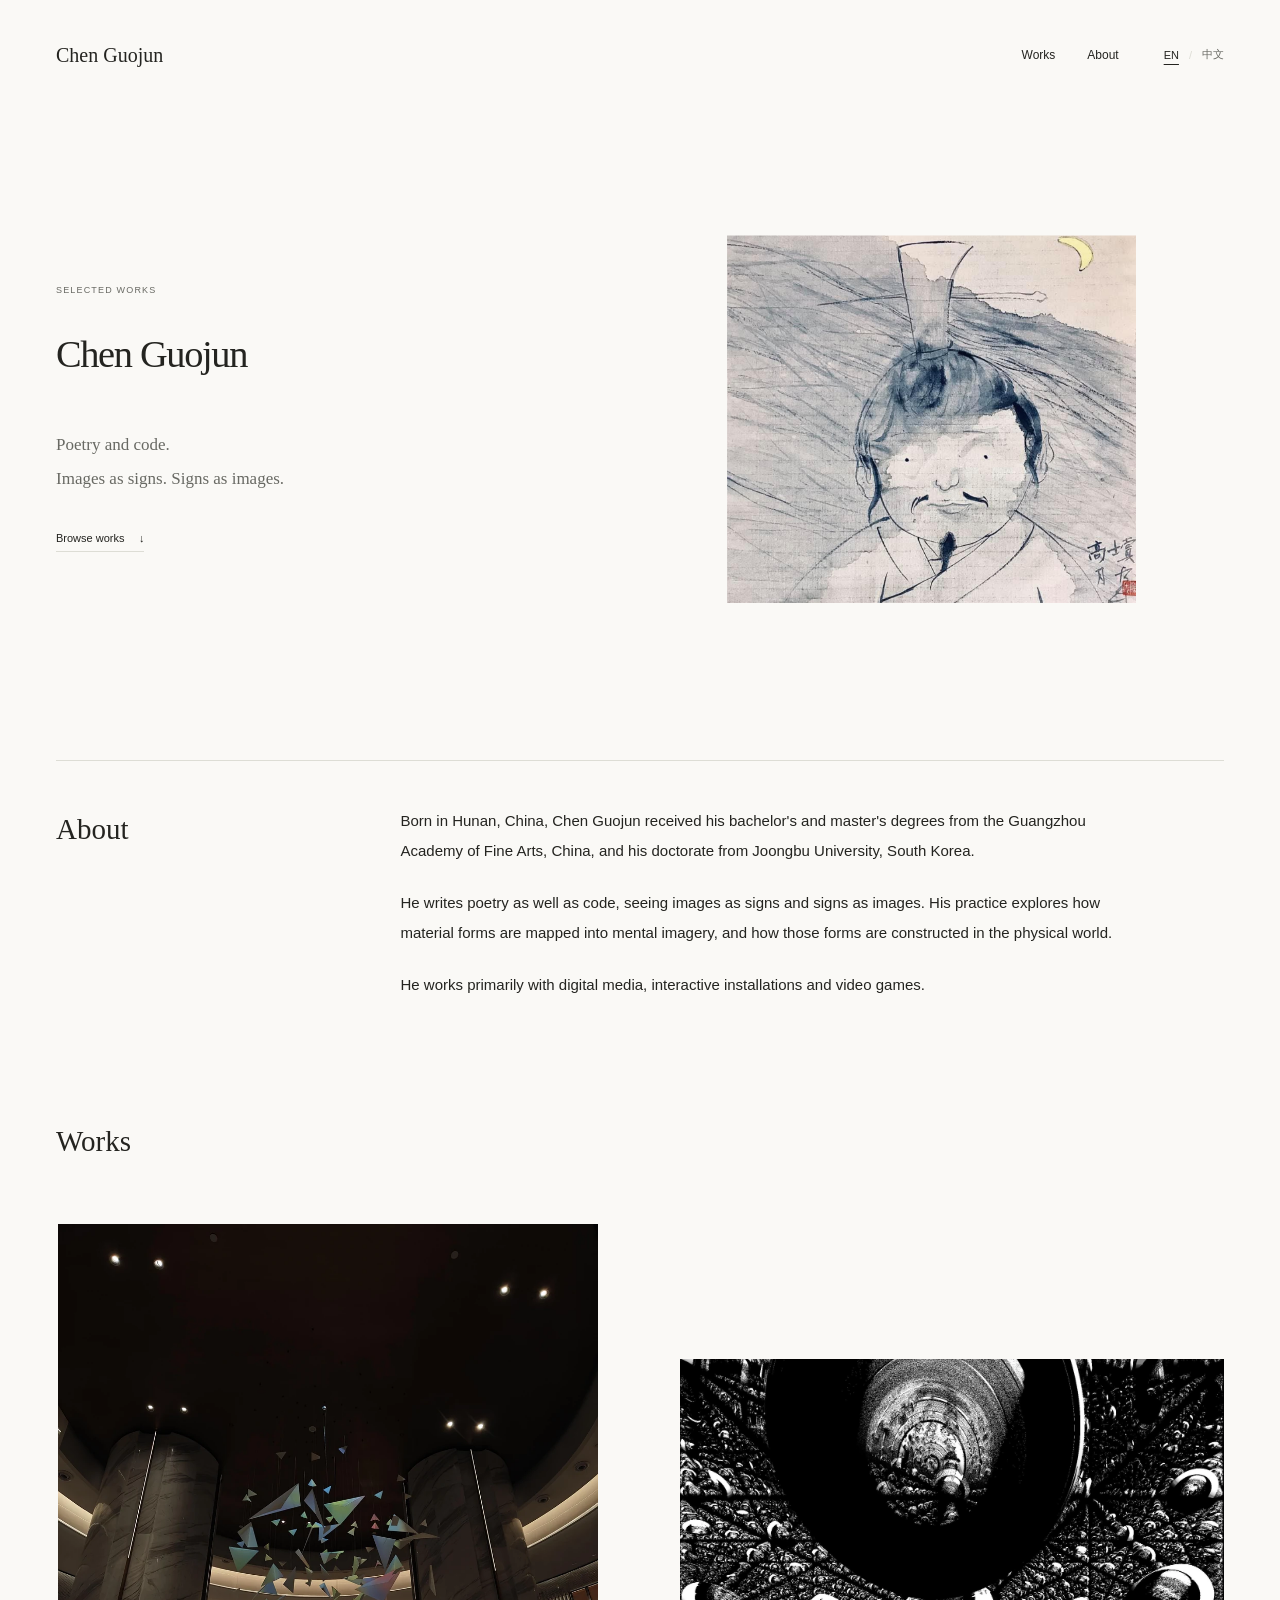
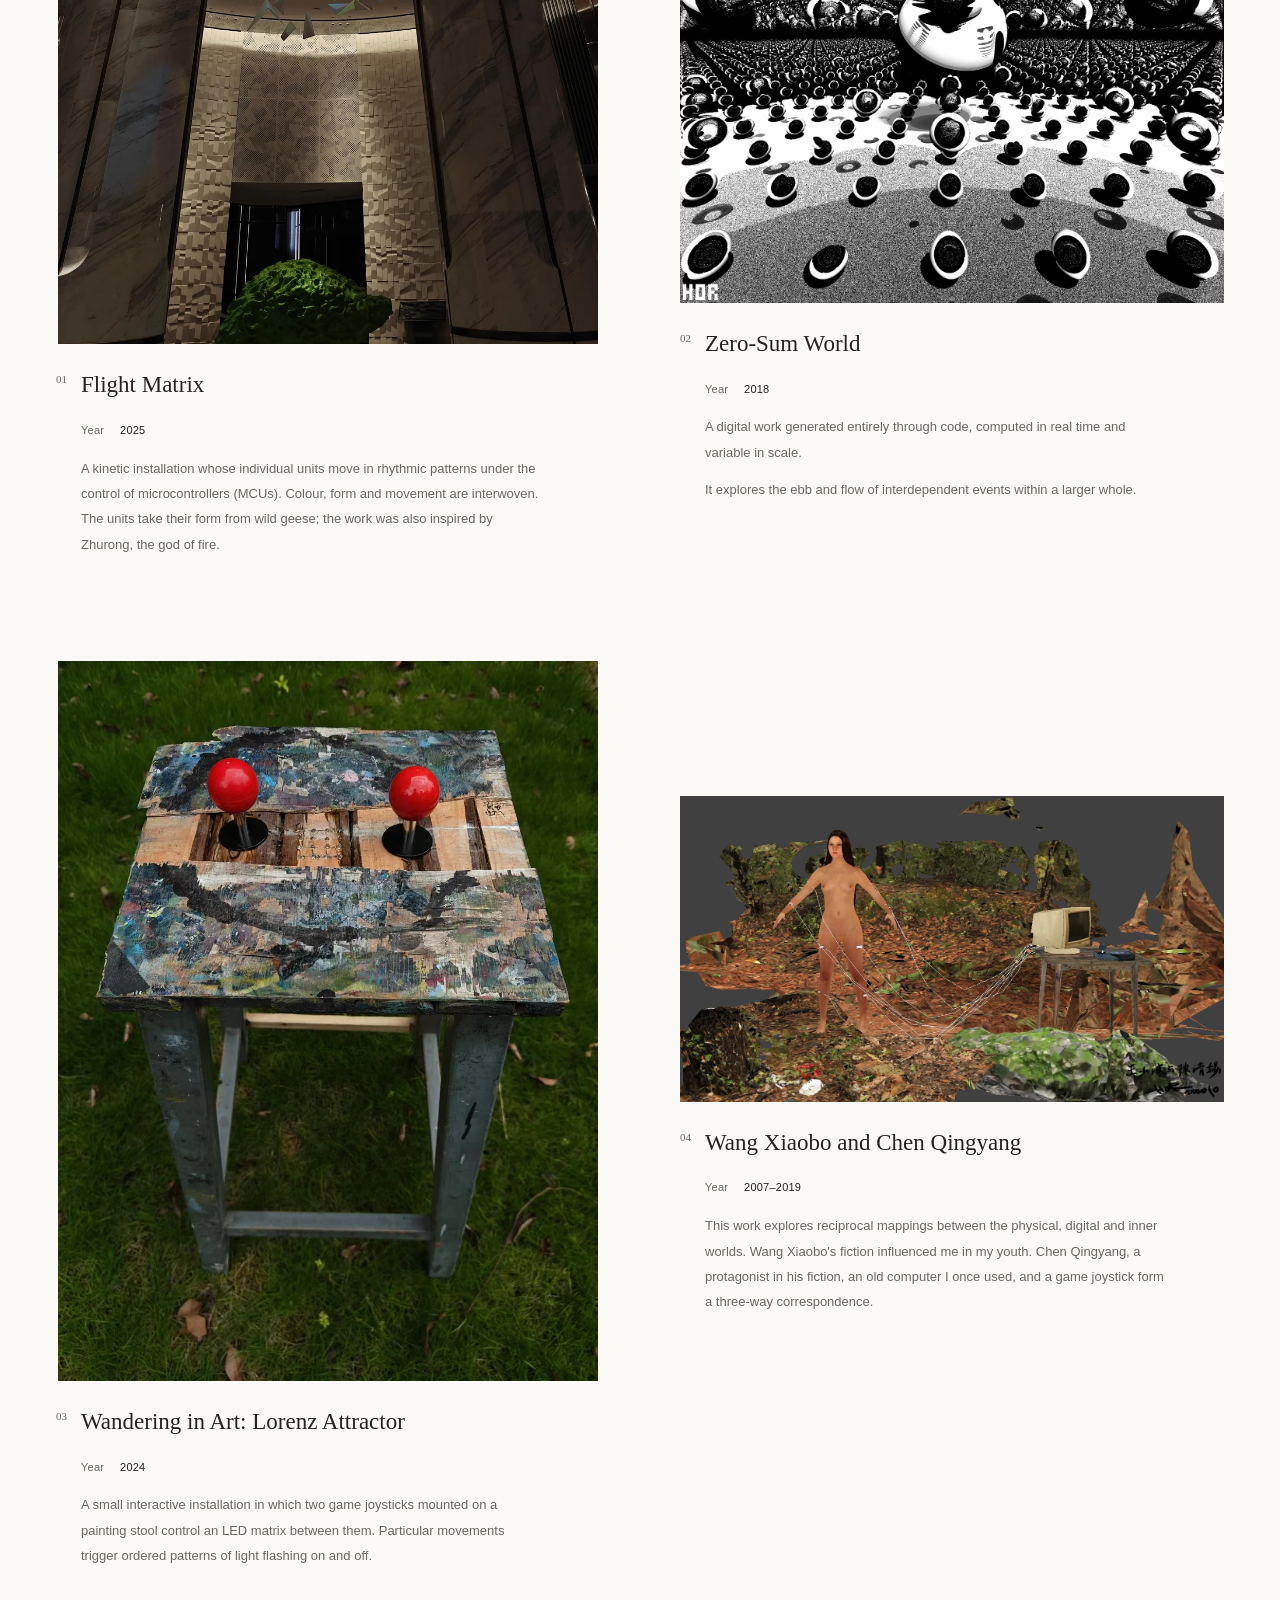
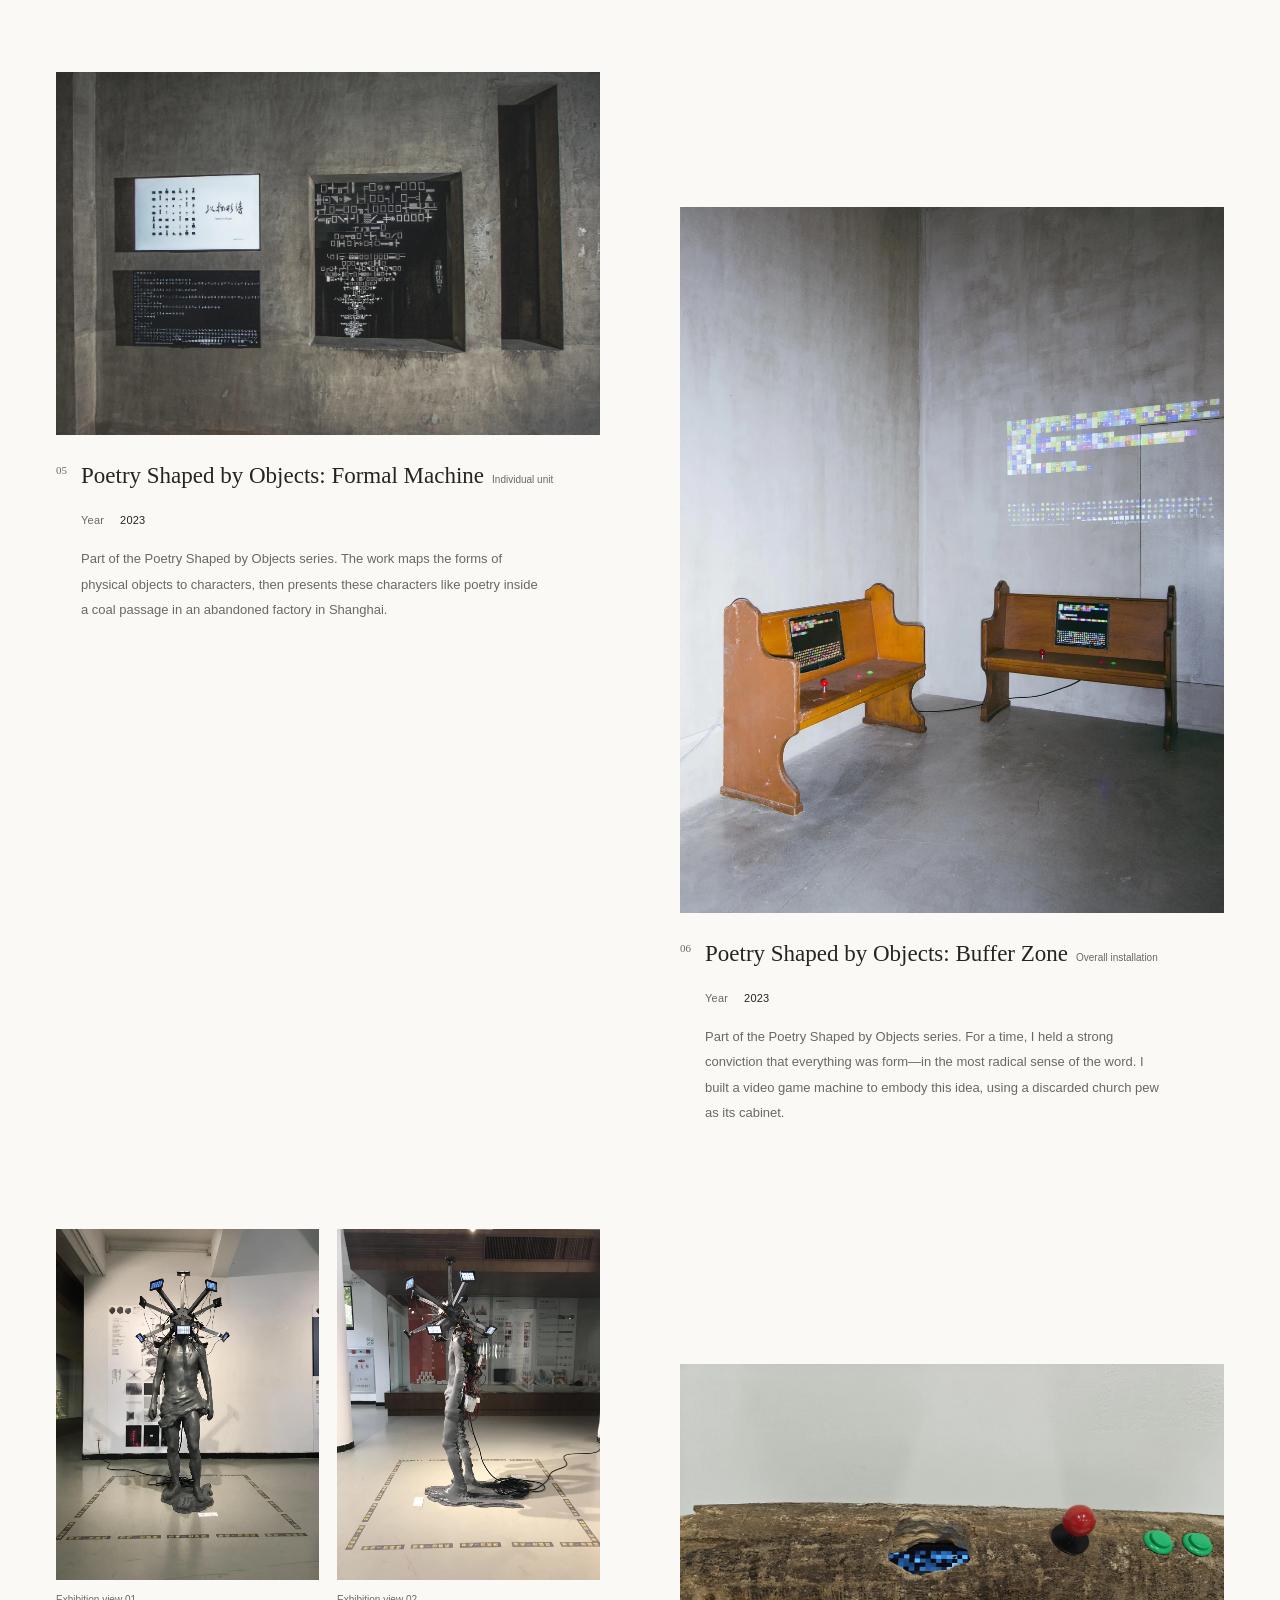
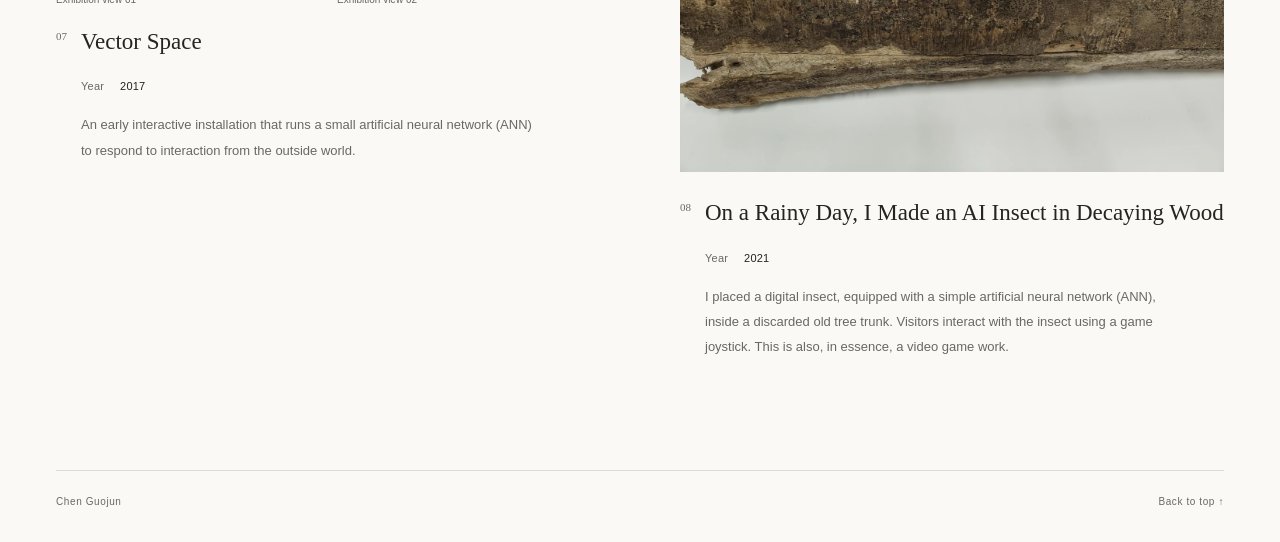
<file: index.html>
<!doctype html>
<html lang="en">
<head>
 <meta charset="utf-8">
 <meta name="viewport" content="width=device-width,initial-scale=1">
 <meta name="theme-color" content="#faf9f6">
 <meta name="description" content="Selected works and biography of Chen Guojun: digital media, interactive installations and video games.">
 <meta property="og:title" content="Chen Guojun · Selected Works">
 <meta property="og:description" content="Selected works and biography of Chen Guojun: digital media, interactive installations and video games.">
 <meta property="og:type" content="website">
 <meta property="og:locale" content="en_US">
 <meta property="og:image" content="assets/images/zero-sum-preview.webp">
 <title>Chen Guojun · Selected Works</title>
 <link rel="alternate" hreflang="en" href="index.html">
 <link rel="alternate" hreflang="zh-CN" href="zh.html">
 <link rel="alternate" hreflang="x-default" href="index.html">
 <link rel="icon" href="favicon.svg" type="image/svg+xml">
 <link rel="stylesheet" href="style.css?v=title-half-20261106-5">
 <script defer src="app.js"></script>
</head>
<body id="top">
<a class="skip-link" href="#works">Skip to artworks</a>
<div class="shell">
 <header class="site-header">
  <a class="brand" href="index.html" aria-label="Chen Guojun portfolio home"><span class="brand-name">Chen Guojun</span></a>
  <div class="header-links"><nav class="nav" aria-label="Main navigation"><a href="#works">Works</a><a href="#about">About</a></nav><div class="language-switch" role="group" aria-label="Language"><a href="index.html" lang="en" hreflang="en" aria-current="page">EN</a><span aria-hidden="true">/</span><a href="zh.html" lang="zh-CN" hreflang="zh-CN">中文</a></div></div>
 </header>
 <main>
  <section class="hero" aria-labelledby="artist-name">
   <div class="hero-copy">
    <div class="eyebrow">SELECTED WORKS</div>
    <h1 id="artist-name">Chen Guojun</h1>
    <p class="hero-description">Poetry and code.<br>Images as signs. Signs as images.</p>
    <div class="hero-bottom"><a class="browse-link" href="#works">Browse works <span aria-hidden="true">↓</span></a></div>
   </div>
   <figure class="hero-art hero-portrait"><img src="assets/images/works.jpg" width="1231" height="1114" alt="An ink painting of a figure, with a landscape and crescent moon" loading="eager" decoding="async" fetchpriority="high"></figure>
  </section>
  <section class="artist-section" id="about" aria-labelledby="about-title">
   <h2 class="section-title" id="about-title">About</h2>
   <div class="artist-biography"><p>Born in Hunan, China, Chen Guojun received his bachelor&#x27;s and master&#x27;s degrees from the Guangzhou Academy of Fine Arts, China, and his doctorate from Joongbu University, South Korea.</p><p>He writes poetry as well as code, seeing images as signs and signs as images. His practice explores how material forms are mapped into mental imagery, and how those forms are constructed in the physical world.</p><p>He works primarily with digital media, interactive installations and video games.</p></div>
  </section>
  <section class="catalogue" id="works" aria-labelledby="works-title">
   <div class="section-top"><h2 class="section-title" id="works-title">Works</h2></div>
   <div class="work-grid"><article class="work-card" id="work-flight-matrix">
 <div class="work-visual "><figure><button class="image-button" type="button" data-open="flight-matrix" data-view="0" aria-label="View Flight Matrix · Artwork image"><img src="assets/images/flight-matrix-preview.webp" width="1050" height="1400" alt="Flight Matrix · Artwork image" loading="lazy" decoding="async" ></button></figure></div>
 <div class="work-heading"><span class="work-number">01</span><h3>Flight Matrix</h3></div>
 <div class="work-details"><p class="work-year"><span>Year</span> <time>2025</time></p><div class="work-description"><p>A kinetic installation whose individual units move in rhythmic patterns under the control of microcontrollers (MCUs). Colour, form and movement are interwoven. The units take their form from wild geese; the work was also inspired by Zhurong, the god of fire.</p></div></div>
</article><article class="work-card" id="work-zero-sum">
 <div class="work-visual "><figure><button class="image-button" type="button" data-open="zero-sum" data-view="0" aria-label="View Zero-Sum World · Artwork image"><img src="assets/images/zero-sum-preview.webp" width="1400" height="1399" alt="Zero-Sum World · Artwork image" loading="lazy" decoding="async" ></button></figure></div>
 <div class="work-heading"><span class="work-number">02</span><h3>Zero-Sum World</h3></div>
 <div class="work-details"><p class="work-year"><span>Year</span> <time>2018</time></p><div class="work-description"><p>A digital work generated entirely through code, computed in real time and variable in scale.</p><p>It explores the ebb and flow of interdependent events within a larger whole.</p></div></div>
</article><article class="work-card" id="work-lorenz">
 <div class="work-visual "><figure><button class="image-button" type="button" data-open="lorenz" data-view="0" aria-label="View Wandering in Art: Lorenz Attractor · Artwork image"><img src="assets/images/lorenz-preview.webp" width="1050" height="1400" alt="Wandering in Art: Lorenz Attractor · Artwork image" loading="lazy" decoding="async" ></button></figure></div>
 <div class="work-heading"><span class="work-number">03</span><h3>Wandering in Art: Lorenz Attractor</h3></div>
 <div class="work-details"><p class="work-year"><span>Year</span> <time>2024</time></p><div class="work-description"><p>A small interactive installation in which two game joysticks mounted on a painting stool control an LED matrix between them. Particular movements trigger ordered patterns of light flashing on and off.</p></div></div>
</article><article class="work-card" id="work-wang-and-chen">
 <div class="work-visual "><figure><button class="image-button" type="button" data-open="wang-and-chen" data-view="0" aria-label="View Wang Xiaobo and Chen Qingyang · Artwork image"><img src="assets/images/wang-and-chen-preview.webp" width="1400" height="787" alt="Wang Xiaobo and Chen Qingyang · Artwork image" loading="lazy" decoding="async" ></button></figure></div>
 <div class="work-heading"><span class="work-number">04</span><h3>Wang Xiaobo and Chen Qingyang</h3></div>
 <div class="work-details"><p class="work-year"><span>Year</span> <time>2007–2019</time></p><div class="work-description"><p>This work explores reciprocal mappings between the physical, digital and inner worlds. Wang Xiaobo&#x27;s fiction influenced me in my youth. Chen Qingyang, a protagonist in his fiction, an old computer I once used, and a game joystick form a three-way correspondence.</p></div></div>
</article><article class="work-card" id="work-formal-machine">
 <div class="work-visual "><figure><button class="image-button" type="button" data-open="formal-machine" data-view="0" aria-label="View Poetry Shaped by Objects: Formal Machine · Individual unit"><img src="assets/images/formal-machine-preview.webp" width="1400" height="933" alt="Poetry Shaped by Objects: Formal Machine · Individual unit" loading="lazy" decoding="async" ></button></figure></div>
 <div class="work-heading"><span class="work-number">05</span><h3>Poetry Shaped by Objects: Formal Machine<span class="subtitle">Individual unit</span></h3></div>
 <div class="work-details"><p class="work-year"><span>Year</span> <time>2023</time></p><div class="work-description"><p>Part of the Poetry Shaped by Objects series. The work maps the forms of physical objects to characters, then presents these characters like poetry inside a coal passage in an abandoned factory in Shanghai.</p></div></div>
</article><article class="work-card" id="work-buffer-zone">
 <div class="work-visual "><figure><button class="image-button" type="button" data-open="buffer-zone" data-view="0" aria-label="View Poetry Shaped by Objects: Buffer Zone · Overall view"><img src="assets/images/buffer-zone-preview.webp" width="1080" height="1400" alt="Poetry Shaped by Objects: Buffer Zone · Overall view" loading="lazy" decoding="async" ></button></figure></div>
 <div class="work-heading"><span class="work-number">06</span><h3>Poetry Shaped by Objects: Buffer Zone<span class="subtitle">Overall installation</span></h3></div>
 <div class="work-details"><p class="work-year"><span>Year</span> <time>2023</time></p><div class="work-description"><p>Part of the Poetry Shaped by Objects series. For a time, I held a strong conviction that everything was form—in the most radical sense of the word. I built a video game machine to embody this idea, using a discarded church pew as its cabinet.</p></div></div>
</article><article class="work-card" id="work-vector-space">
 <div class="work-visual multiple-views"><figure><button class="image-button" type="button" data-open="vector-space" data-view="0" aria-label="View Vector Space · Exhibition view 01"><img src="assets/images/vector-view-1-preview.webp" width="1050" height="1400" alt="Vector Space · Exhibition view 01" loading="lazy" decoding="async" ></button><figcaption>Exhibition view 01</figcaption></figure><figure><button class="image-button" type="button" data-open="vector-space" data-view="1" aria-label="View Vector Space · Exhibition view 02"><img src="assets/images/vector-view-2-preview.webp" width="1050" height="1400" alt="Vector Space · Exhibition view 02" loading="lazy" decoding="async" ></button><figcaption>Exhibition view 02</figcaption></figure></div>
 <div class="work-heading"><span class="work-number">07</span><h3>Vector Space</h3></div>
 <div class="work-details"><p class="work-year"><span>Year</span> <time>2017</time></p><div class="work-description"><p>An early interactive installation that runs a small artificial neural network (ANN) to respond to interaction from the outside world.</p></div></div>
</article><article class="work-card" id="work-ai-insect">
 <div class="work-visual "><figure><button class="image-button" type="button" data-open="ai-insect" data-view="0" aria-label="View On a Rainy Day, I Made an AI Insect in Decaying Wood · Artwork image"><img src="assets/images/ai-insect-preview.webp" width="1400" height="1050" alt="On a Rainy Day, I Made an AI Insect in Decaying Wood · Artwork image" loading="lazy" decoding="async" ></button></figure></div>
 <div class="work-heading"><span class="work-number">08</span><h3>On a Rainy Day, I Made an AI Insect in Decaying Wood</h3></div>
 <div class="work-details"><p class="work-year"><span>Year</span> <time>2021</time></p><div class="work-description"><p>I placed a digital insect, equipped with a simple artificial neural network (ANN), inside a discarded old tree trunk. Visitors interact with the insect using a game joystick. This is also, in essence, a video game work.</p></div></div>
</article></div>
  </section>
 </main>
 <footer class="site-footer"><span>Chen Guojun</span><a href="#top">Back to top ↑</a></footer>
</div>
<dialog id="work-dialog" aria-labelledby="dialog-title">
 <div class="dialog-top"><span id="dialog-counter">Work</span><button class="close-dialog" type="button" aria-label="Close image viewer">×</button></div>
 <div class="dialog-body"><div class="dialog-figure"><img id="dialog-image" alt=""></div>
 <div class="dialog-info"><h2 id="dialog-title"></h2><span class="dialog-category" id="dialog-category"></span><p class="dialog-year" id="dialog-year"></p><p class="dialog-description" id="dialog-description"></p><div class="dialog-views" id="dialog-views" aria-label="Choose a viewpoint"></div><div class="dialog-links"><a id="original-image-link" target="_blank" rel="noopener">Open full-size image ↗</a></div><div class="dialog-navigation"><button type="button" id="previous-work">← Previous work</button><button type="button" id="next-work">Next work →</button></div></div></div>
</dialog>
<noscript><div class="shell no-script">Artwork images and titles are available without JavaScript. Enable JavaScript to use the image viewer.</div></noscript>
<script type="application/json" id="work-data">[{"id": "flight-matrix", "title": "飞翔矩阵", "category": "空间装置", "year": "2025", "description": "这是一件动态装置作品，作品单元在MCU的控制下可以呈现某种韵律的运动，色彩、形态、运动在此互相关联。单元形态取材于大雁，也是在火神祝融的感召下构建了作品。", "images": [{"slug": "flight-matrix", "label": "作品图像", "page": 2, "label_en": "Artwork image"}], "title_en": "Flight Matrix", "category_en": "Spatial installation", "description_en": "A kinetic installation whose individual units move in rhythmic patterns under the control of microcontrollers (MCUs). Colour, form and movement are interwoven. The units take their form from wild geese; the work was also inspired by Zhurong, the god of fire."}, {"id": "zero-sum", "title": "零和世界", "category": "数字图像", "year": "2018", "description": "这是一件以纯代码生成的数字作品，作品实时运算，尺寸可变。\n描述整体事件的此消彼长，息息相关。", "images": [{"slug": "zero-sum", "label": "作品图像", "page": 3, "label_en": "Artwork image"}], "title_en": "Zero-Sum World", "category_en": "Digital image", "description_en": "A digital work generated entirely through code, computed in real time and variable in scale.\nIt explores the ebb and flow of interdependent events within a larger whole."}, {"id": "lorenz", "title": "游于艺之洛伦兹吸引子", "category": "装置", "year": "2024", "description": "这是一件小型的互动装置，以画凳上的两个游戏摇杆控制中间的LED矩阵，合适的动作会引发矩阵的某种具备排列的闪灭。", "images": [{"slug": "lorenz", "label": "作品图像", "page": 4, "label_en": "Artwork image"}], "title_en": "Wandering in Art: Lorenz Attractor", "category_en": "Installation", "description_en": "A small interactive installation in which two game joysticks mounted on a painting stool control an LED matrix between them. Particular movements trigger ordered patterns of light flashing on and off."}, {"id": "wang-and-chen", "title": "王小波与陈清扬", "category": "艺术装置", "year": "2007–2019", "description": "这是一件物理世界、数字世界与精神世界互相映射的例子。王小波的小说曾经影响过我的青年时代，小说中的主人公陈清扬、我曾经使用过的旧电脑与游戏摇杆形成三者的对应。", "images": [{"slug": "wang-and-chen", "label": "作品图像", "page": 3, "label_en": "Artwork image"}], "title_en": "Wang Xiaobo and Chen Qingyang", "category_en": "Art installation", "description_en": "This work explores reciprocal mappings between the physical, digital and inner worlds. Wang Xiaobo's fiction influenced me in my youth. Chen Qingyang, a protagonist in his fiction, an old computer I once used, and a game joystick form a three-way correspondence."}, {"id": "formal-machine", "title": "以物形诗之形式机器", "subtitle": "单体", "category": "装置", "year": "2023", "description": "这是以物形诗系列作品中的一件。作品把真实物体的形态映射为某个字符，然后把字符像诗歌一样在上海的一个废弃的工厂煤道内进行呈现。", "images": [{"slug": "formal-machine", "label": "单体图像", "page": 5, "label_en": "Individual unit"}], "title_en": "Poetry Shaped by Objects: Formal Machine", "category_en": "Installation", "description_en": "Part of the Poetry Shaped by Objects series. The work maps the forms of physical objects to characters, then presents these characters like poetry inside a coal passage in an abandoned factory in Shanghai.", "subtitle_en": "Individual unit"}, {"id": "buffer-zone", "title": "以物形诗之缓冲区", "subtitle": "整体", "category": "装置", "year": "2023", "description": "这是以物形诗系列作品中的一件。在某段时间我比较坚定地认为一切都是形式（彻底意义上的形式），所以构建了一个电子游戏机来体现此概念（游戏机的机体是一个废弃的教堂椅）。", "images": [{"slug": "buffer-zone", "label": "整体图像", "page": 6, "label_en": "Overall view"}], "title_en": "Poetry Shaped by Objects: Buffer Zone", "category_en": "Installation", "description_en": "Part of the Poetry Shaped by Objects series. For a time, I held a strong conviction that everything was form—in the most radical sense of the word. I built a video game machine to embody this idea, using a discarded church pew as its cabinet.", "subtitle_en": "Overall installation"}, {"id": "vector-space", "title": "向量空间", "category": "互动装置", "year": "2017", "description": "这是早年的一件互动装置作品，作品内运行着一个小型的ANN（人工神经网络）以此来应对外部的互动。", "images": [{"slug": "vector-view-1", "label": "展陈视角 01", "page": 7, "label_en": "Exhibition view 01"}, {"slug": "vector-view-2", "label": "展陈视角 02", "page": 8, "label_en": "Exhibition view 02"}], "title_en": "Vector Space", "category_en": "Interactive installation", "description_en": "An early interactive installation that runs a small artificial neural network (ANN) to respond to interaction from the outside world."}, {"id": "ai-insect", "title": "下雨天我在朽木中做了一只AI虫子", "category": "装置", "year": "2021", "description": "我把一只数字虫子（带有简单的ANN）装进了一根废弃的老树中。观众使用游戏摇杆与虫子交互。这实际上也是一件电子游戏作品。", "images": [{"slug": "ai-insect", "label": "作品图像", "page": 9, "label_en": "Artwork image"}], "title_en": "On a Rainy Day, I Made an AI Insect in Decaying Wood", "category_en": "Installation", "description_en": "I placed a digital insect, equipped with a simple artificial neural network (ANN), inside a discarded old tree trunk. Visitors interact with the insect using a game joystick. This is also, in essence, a video game work."}]</script>
</body>
</html>
</file>
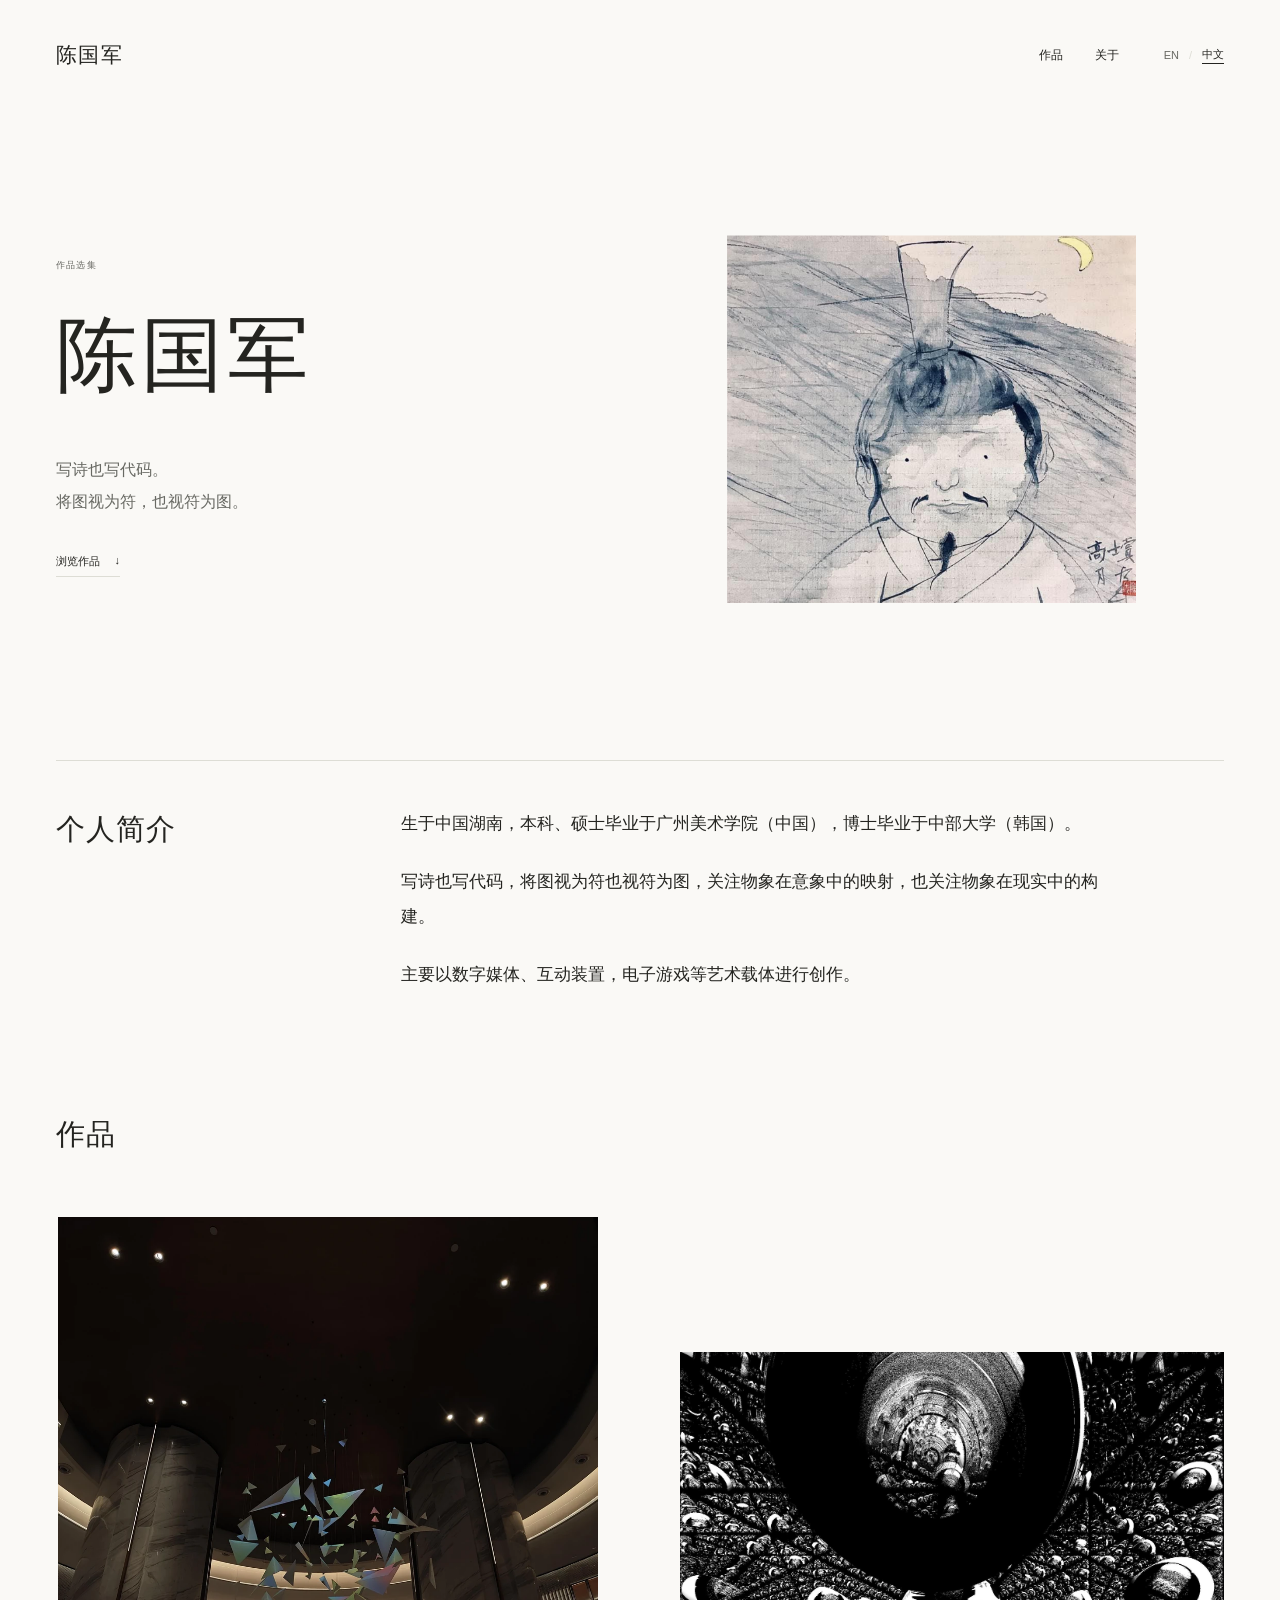
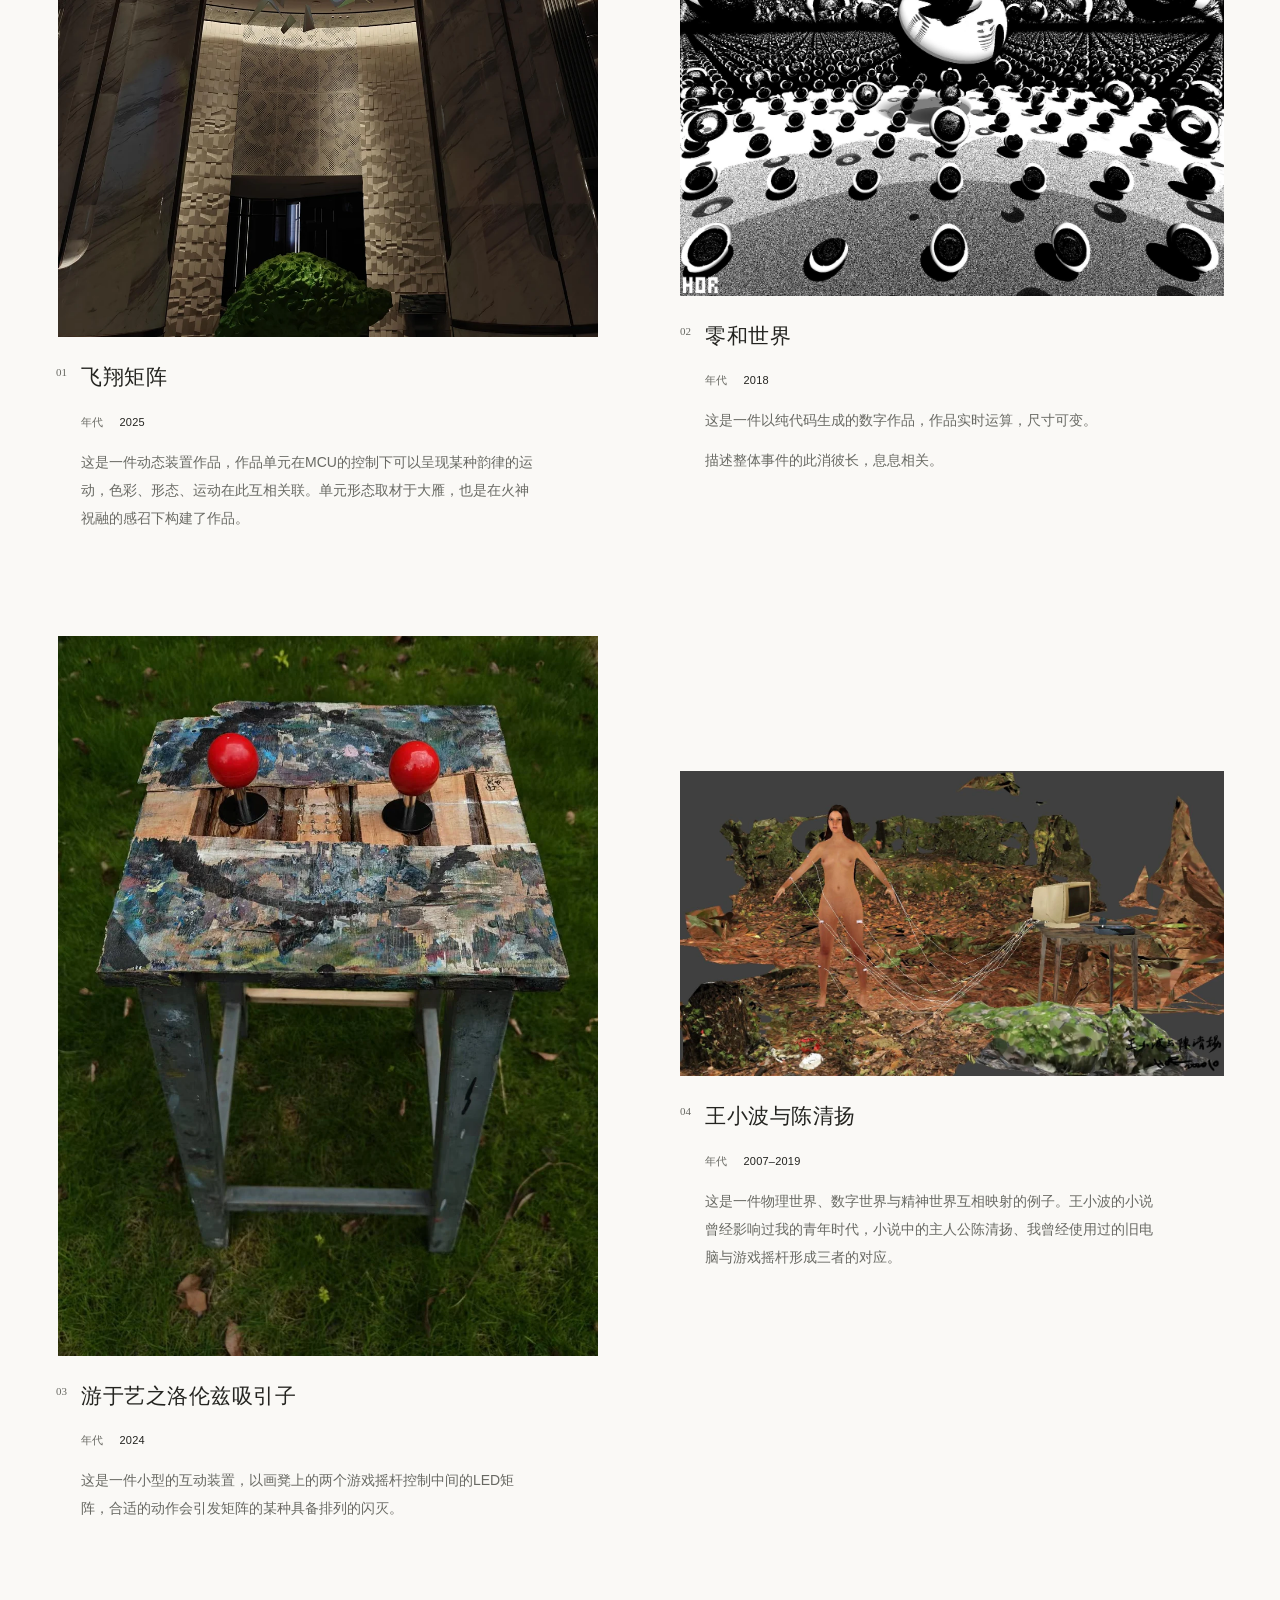
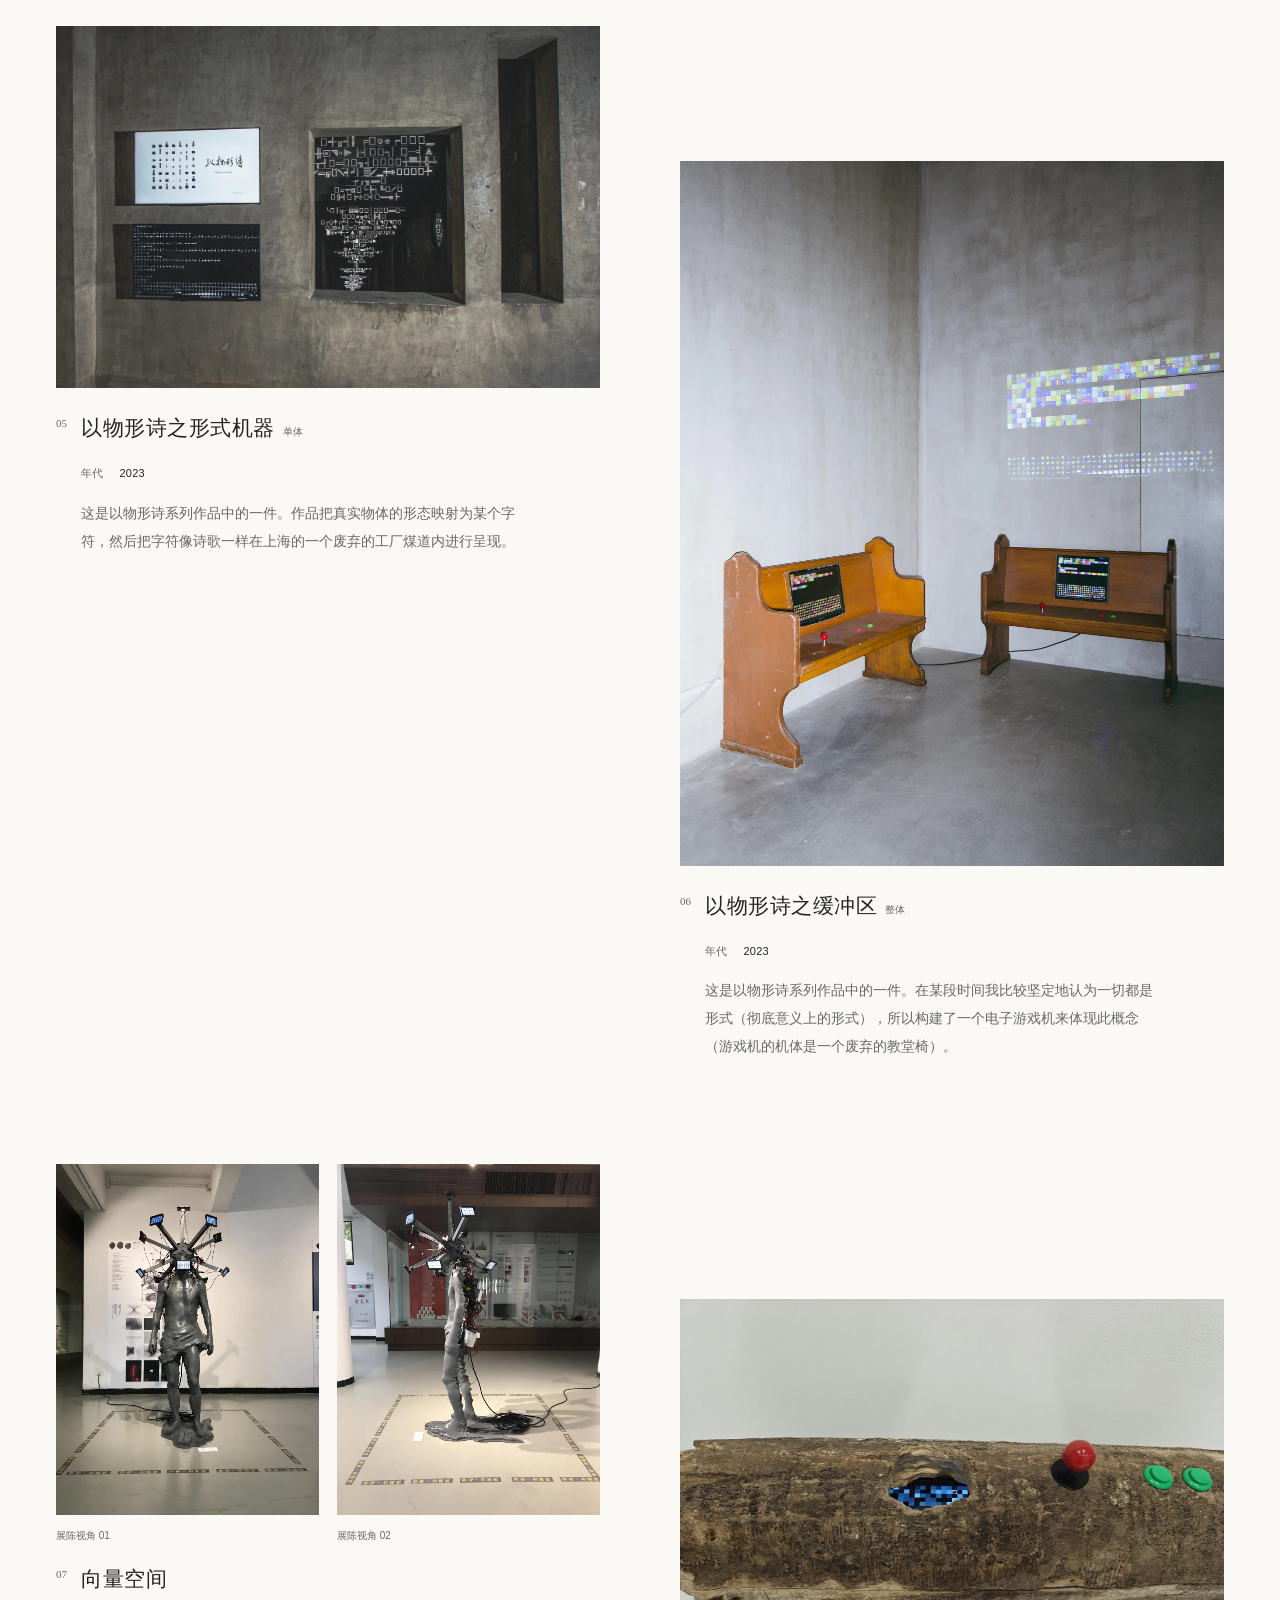
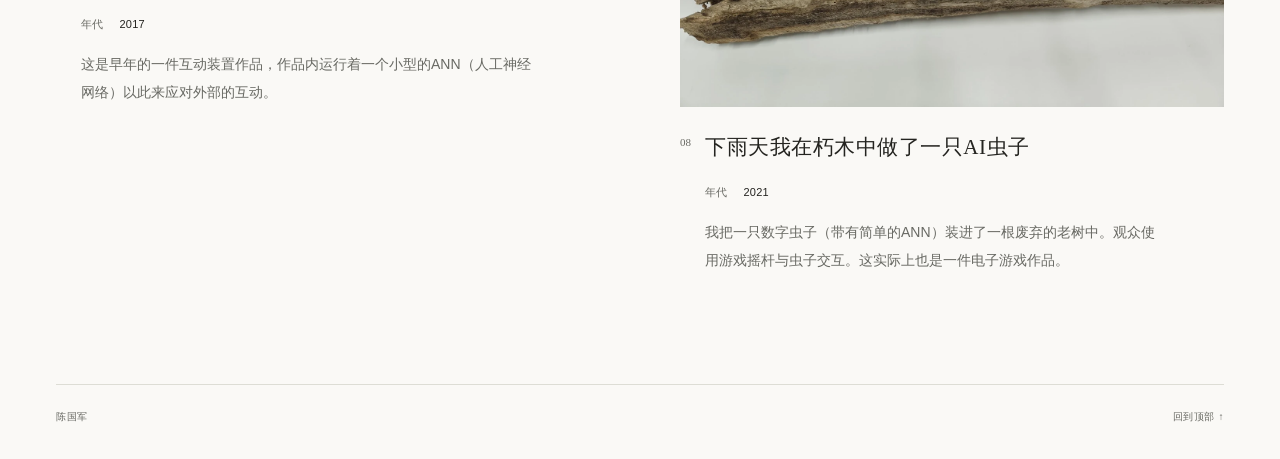
<file: zh.html>
<!doctype html>
<html lang="zh-CN">
<head>
 <meta charset="utf-8">
 <meta name="viewport" content="width=device-width,initial-scale=1">
 <meta name="theme-color" content="#faf9f6">
 <meta name="description" content="陈国军的作品与个人简介：数字媒体、互动装置与电子游戏。">
 <meta property="og:title" content="陈国军 · 作品选集">
 <meta property="og:description" content="陈国军的作品与个人简介：数字媒体、互动装置与电子游戏。">
 <meta property="og:type" content="website">
 <meta property="og:locale" content="zh_CN">
 <meta property="og:image" content="assets/images/zero-sum-preview.webp">
 <title>陈国军 · 作品选集</title>
 <link rel="alternate" hreflang="en" href="index.html">
 <link rel="alternate" hreflang="zh-CN" href="zh.html">
 <link rel="alternate" hreflang="x-default" href="index.html">
 <link rel="icon" href="favicon.svg" type="image/svg+xml">
 <link rel="stylesheet" href="style.css?v=title-half-20261106-5">
 <script defer src="app.js"></script>
</head>
<body id="top">
<a class="skip-link" href="#works">跳到作品</a>
<div class="shell">
 <header class="site-header">
  <a class="brand" href="zh.html" aria-label="陈国军作品集首页"><span class="brand-name">陈国军</span></a>
  <div class="header-links"><nav class="nav" aria-label="主导航"><a href="#works">作品</a><a href="#about">关于</a></nav><div class="language-switch" role="group" aria-label="语言"><a href="index.html" lang="en" hreflang="en">EN</a><span aria-hidden="true">/</span><a href="zh.html" lang="zh-CN" hreflang="zh-CN" aria-current="page">中文</a></div></div>
 </header>
 <main>
  <section class="hero" aria-labelledby="artist-name">
   <div class="hero-copy">
    <div class="eyebrow">作品选集</div>
    <h1 id="artist-name">陈国军</h1>
    <p class="hero-description">写诗也写代码。<br>将图视为符，也视符为图。</p>
    <div class="hero-bottom"><a class="browse-link" href="#works">浏览作品 <span aria-hidden="true">↓</span></a></div>
   </div>
   <figure class="hero-art hero-portrait"><img src="assets/images/works.jpg" width="1231" height="1114" alt="人物水墨绘画，背景有山水与弯月" loading="eager" decoding="async" fetchpriority="high"></figure>
  </section>
  <section class="artist-section" id="about" aria-labelledby="about-title">
   <h2 class="section-title" id="about-title">个人简介</h2>
   <div class="artist-biography"><p>生于中国湖南，本科、硕士毕业于广州美术学院（中国），博士毕业于中部大学（韩国）。</p><p>写诗也写代码，将图视为符也视符为图，关注物象在意象中的映射，也关注物象在现实中的构建。</p><p>主要以数字媒体、互动装置，电子游戏等艺术载体进行创作。</p></div>
  </section>
  <section class="catalogue" id="works" aria-labelledby="works-title">
   <div class="section-top"><h2 class="section-title" id="works-title">作品</h2></div>
   <div class="work-grid"><article class="work-card" id="work-flight-matrix">
 <div class="work-visual "><figure><button class="image-button" type="button" data-open="flight-matrix" data-view="0" aria-label="查看《飞翔矩阵》大图 · 作品图像"><img src="assets/images/flight-matrix-preview.webp" width="1050" height="1400" alt="飞翔矩阵 · 作品图像" loading="lazy" decoding="async" ></button></figure></div>
 <div class="work-heading"><span class="work-number">01</span><h3>飞翔矩阵</h3></div>
 <div class="work-details"><p class="work-year"><span>年代</span> <time>2025</time></p><div class="work-description"><p>这是一件动态装置作品，作品单元在MCU的控制下可以呈现某种韵律的运动，色彩、形态、运动在此互相关联。单元形态取材于大雁，也是在火神祝融的感召下构建了作品。</p></div></div>
</article><article class="work-card" id="work-zero-sum">
 <div class="work-visual "><figure><button class="image-button" type="button" data-open="zero-sum" data-view="0" aria-label="查看《零和世界》大图 · 作品图像"><img src="assets/images/zero-sum-preview.webp" width="1400" height="1399" alt="零和世界 · 作品图像" loading="lazy" decoding="async" ></button></figure></div>
 <div class="work-heading"><span class="work-number">02</span><h3>零和世界</h3></div>
 <div class="work-details"><p class="work-year"><span>年代</span> <time>2018</time></p><div class="work-description"><p>这是一件以纯代码生成的数字作品，作品实时运算，尺寸可变。</p><p>描述整体事件的此消彼长，息息相关。</p></div></div>
</article><article class="work-card" id="work-lorenz">
 <div class="work-visual "><figure><button class="image-button" type="button" data-open="lorenz" data-view="0" aria-label="查看《游于艺之洛伦兹吸引子》大图 · 作品图像"><img src="assets/images/lorenz-preview.webp" width="1050" height="1400" alt="游于艺之洛伦兹吸引子 · 作品图像" loading="lazy" decoding="async" ></button></figure></div>
 <div class="work-heading"><span class="work-number">03</span><h3>游于艺之洛伦兹吸引子</h3></div>
 <div class="work-details"><p class="work-year"><span>年代</span> <time>2024</time></p><div class="work-description"><p>这是一件小型的互动装置，以画凳上的两个游戏摇杆控制中间的LED矩阵，合适的动作会引发矩阵的某种具备排列的闪灭。</p></div></div>
</article><article class="work-card" id="work-wang-and-chen">
 <div class="work-visual "><figure><button class="image-button" type="button" data-open="wang-and-chen" data-view="0" aria-label="查看《王小波与陈清扬》大图 · 作品图像"><img src="assets/images/wang-and-chen-preview.webp" width="1400" height="787" alt="王小波与陈清扬 · 作品图像" loading="lazy" decoding="async" ></button></figure></div>
 <div class="work-heading"><span class="work-number">04</span><h3>王小波与陈清扬</h3></div>
 <div class="work-details"><p class="work-year"><span>年代</span> <time>2007–2019</time></p><div class="work-description"><p>这是一件物理世界、数字世界与精神世界互相映射的例子。王小波的小说曾经影响过我的青年时代，小说中的主人公陈清扬、我曾经使用过的旧电脑与游戏摇杆形成三者的对应。</p></div></div>
</article><article class="work-card" id="work-formal-machine">
 <div class="work-visual "><figure><button class="image-button" type="button" data-open="formal-machine" data-view="0" aria-label="查看《以物形诗之形式机器》大图 · 单体图像"><img src="assets/images/formal-machine-preview.webp" width="1400" height="933" alt="以物形诗之形式机器 · 单体图像" loading="lazy" decoding="async" ></button></figure></div>
 <div class="work-heading"><span class="work-number">05</span><h3>以物形诗之形式机器<span class="subtitle">单体</span></h3></div>
 <div class="work-details"><p class="work-year"><span>年代</span> <time>2023</time></p><div class="work-description"><p>这是以物形诗系列作品中的一件。作品把真实物体的形态映射为某个字符，然后把字符像诗歌一样在上海的一个废弃的工厂煤道内进行呈现。</p></div></div>
</article><article class="work-card" id="work-buffer-zone">
 <div class="work-visual "><figure><button class="image-button" type="button" data-open="buffer-zone" data-view="0" aria-label="查看《以物形诗之缓冲区》大图 · 整体图像"><img src="assets/images/buffer-zone-preview.webp" width="1080" height="1400" alt="以物形诗之缓冲区 · 整体图像" loading="lazy" decoding="async" ></button></figure></div>
 <div class="work-heading"><span class="work-number">06</span><h3>以物形诗之缓冲区<span class="subtitle">整体</span></h3></div>
 <div class="work-details"><p class="work-year"><span>年代</span> <time>2023</time></p><div class="work-description"><p>这是以物形诗系列作品中的一件。在某段时间我比较坚定地认为一切都是形式（彻底意义上的形式），所以构建了一个电子游戏机来体现此概念（游戏机的机体是一个废弃的教堂椅）。</p></div></div>
</article><article class="work-card" id="work-vector-space">
 <div class="work-visual multiple-views"><figure><button class="image-button" type="button" data-open="vector-space" data-view="0" aria-label="查看《向量空间》大图 · 展陈视角 01"><img src="assets/images/vector-view-1-preview.webp" width="1050" height="1400" alt="向量空间 · 展陈视角 01" loading="lazy" decoding="async" ></button><figcaption>展陈视角 01</figcaption></figure><figure><button class="image-button" type="button" data-open="vector-space" data-view="1" aria-label="查看《向量空间》大图 · 展陈视角 02"><img src="assets/images/vector-view-2-preview.webp" width="1050" height="1400" alt="向量空间 · 展陈视角 02" loading="lazy" decoding="async" ></button><figcaption>展陈视角 02</figcaption></figure></div>
 <div class="work-heading"><span class="work-number">07</span><h3>向量空间</h3></div>
 <div class="work-details"><p class="work-year"><span>年代</span> <time>2017</time></p><div class="work-description"><p>这是早年的一件互动装置作品，作品内运行着一个小型的ANN（人工神经网络）以此来应对外部的互动。</p></div></div>
</article><article class="work-card" id="work-ai-insect">
 <div class="work-visual "><figure><button class="image-button" type="button" data-open="ai-insect" data-view="0" aria-label="查看《下雨天我在朽木中做了一只AI虫子》大图 · 作品图像"><img src="assets/images/ai-insect-preview.webp" width="1400" height="1050" alt="下雨天我在朽木中做了一只AI虫子 · 作品图像" loading="lazy" decoding="async" ></button></figure></div>
 <div class="work-heading"><span class="work-number">08</span><h3>下雨天我在朽木中做了一只AI虫子</h3></div>
 <div class="work-details"><p class="work-year"><span>年代</span> <time>2021</time></p><div class="work-description"><p>我把一只数字虫子（带有简单的ANN）装进了一根废弃的老树中。观众使用游戏摇杆与虫子交互。这实际上也是一件电子游戏作品。</p></div></div>
</article></div>
  </section>
 </main>
 <footer class="site-footer"><span>陈国军</span><a href="#top">回到顶部 ↑</a></footer>
</div>
<dialog id="work-dialog" aria-labelledby="dialog-title">
 <div class="dialog-top"><span id="dialog-counter">作品</span><button class="close-dialog" type="button" aria-label="关闭大图">×</button></div>
 <div class="dialog-body"><div class="dialog-figure"><img id="dialog-image" alt=""></div>
 <div class="dialog-info"><h2 id="dialog-title"></h2><span class="dialog-category" id="dialog-category"></span><p class="dialog-year" id="dialog-year"></p><p class="dialog-description" id="dialog-description"></p><div class="dialog-views" id="dialog-views" aria-label="选择观看视角"></div><div class="dialog-links"><a id="original-image-link" target="_blank" rel="noopener">单独查看大图 ↗</a></div><div class="dialog-navigation"><button type="button" id="previous-work">← 上一件</button><button type="button" id="next-work">下一件 →</button></div></div></div>
</dialog>
<noscript><div class="shell no-script">作品图像与名称可直接浏览；启用 JavaScript 后可点击放大。</div></noscript>
<script type="application/json" id="work-data">[{"id": "flight-matrix", "title": "飞翔矩阵", "category": "空间装置", "year": "2025", "description": "这是一件动态装置作品，作品单元在MCU的控制下可以呈现某种韵律的运动，色彩、形态、运动在此互相关联。单元形态取材于大雁，也是在火神祝融的感召下构建了作品。", "images": [{"slug": "flight-matrix", "label": "作品图像", "page": 2, "label_en": "Artwork image"}], "title_en": "Flight Matrix", "category_en": "Spatial installation", "description_en": "A kinetic installation whose individual units move in rhythmic patterns under the control of microcontrollers (MCUs). Colour, form and movement are interwoven. The units take their form from wild geese; the work was also inspired by Zhurong, the god of fire."}, {"id": "zero-sum", "title": "零和世界", "category": "数字图像", "year": "2018", "description": "这是一件以纯代码生成的数字作品，作品实时运算，尺寸可变。\n描述整体事件的此消彼长，息息相关。", "images": [{"slug": "zero-sum", "label": "作品图像", "page": 3, "label_en": "Artwork image"}], "title_en": "Zero-Sum World", "category_en": "Digital image", "description_en": "A digital work generated entirely through code, computed in real time and variable in scale.\nIt explores the ebb and flow of interdependent events within a larger whole."}, {"id": "lorenz", "title": "游于艺之洛伦兹吸引子", "category": "装置", "year": "2024", "description": "这是一件小型的互动装置，以画凳上的两个游戏摇杆控制中间的LED矩阵，合适的动作会引发矩阵的某种具备排列的闪灭。", "images": [{"slug": "lorenz", "label": "作品图像", "page": 4, "label_en": "Artwork image"}], "title_en": "Wandering in Art: Lorenz Attractor", "category_en": "Installation", "description_en": "A small interactive installation in which two game joysticks mounted on a painting stool control an LED matrix between them. Particular movements trigger ordered patterns of light flashing on and off."}, {"id": "wang-and-chen", "title": "王小波与陈清扬", "category": "艺术装置", "year": "2007–2019", "description": "这是一件物理世界、数字世界与精神世界互相映射的例子。王小波的小说曾经影响过我的青年时代，小说中的主人公陈清扬、我曾经使用过的旧电脑与游戏摇杆形成三者的对应。", "images": [{"slug": "wang-and-chen", "label": "作品图像", "page": 3, "label_en": "Artwork image"}], "title_en": "Wang Xiaobo and Chen Qingyang", "category_en": "Art installation", "description_en": "This work explores reciprocal mappings between the physical, digital and inner worlds. Wang Xiaobo's fiction influenced me in my youth. Chen Qingyang, a protagonist in his fiction, an old computer I once used, and a game joystick form a three-way correspondence."}, {"id": "formal-machine", "title": "以物形诗之形式机器", "subtitle": "单体", "category": "装置", "year": "2023", "description": "这是以物形诗系列作品中的一件。作品把真实物体的形态映射为某个字符，然后把字符像诗歌一样在上海的一个废弃的工厂煤道内进行呈现。", "images": [{"slug": "formal-machine", "label": "单体图像", "page": 5, "label_en": "Individual unit"}], "title_en": "Poetry Shaped by Objects: Formal Machine", "category_en": "Installation", "description_en": "Part of the Poetry Shaped by Objects series. The work maps the forms of physical objects to characters, then presents these characters like poetry inside a coal passage in an abandoned factory in Shanghai.", "subtitle_en": "Individual unit"}, {"id": "buffer-zone", "title": "以物形诗之缓冲区", "subtitle": "整体", "category": "装置", "year": "2023", "description": "这是以物形诗系列作品中的一件。在某段时间我比较坚定地认为一切都是形式（彻底意义上的形式），所以构建了一个电子游戏机来体现此概念（游戏机的机体是一个废弃的教堂椅）。", "images": [{"slug": "buffer-zone", "label": "整体图像", "page": 6, "label_en": "Overall view"}], "title_en": "Poetry Shaped by Objects: Buffer Zone", "category_en": "Installation", "description_en": "Part of the Poetry Shaped by Objects series. For a time, I held a strong conviction that everything was form—in the most radical sense of the word. I built a video game machine to embody this idea, using a discarded church pew as its cabinet.", "subtitle_en": "Overall installation"}, {"id": "vector-space", "title": "向量空间", "category": "互动装置", "year": "2017", "description": "这是早年的一件互动装置作品，作品内运行着一个小型的ANN（人工神经网络）以此来应对外部的互动。", "images": [{"slug": "vector-view-1", "label": "展陈视角 01", "page": 7, "label_en": "Exhibition view 01"}, {"slug": "vector-view-2", "label": "展陈视角 02", "page": 8, "label_en": "Exhibition view 02"}], "title_en": "Vector Space", "category_en": "Interactive installation", "description_en": "An early interactive installation that runs a small artificial neural network (ANN) to respond to interaction from the outside world."}, {"id": "ai-insect", "title": "下雨天我在朽木中做了一只AI虫子", "category": "装置", "year": "2021", "description": "我把一只数字虫子（带有简单的ANN）装进了一根废弃的老树中。观众使用游戏摇杆与虫子交互。这实际上也是一件电子游戏作品。", "images": [{"slug": "ai-insect", "label": "作品图像", "page": 9, "label_en": "Artwork image"}], "title_en": "On a Rainy Day, I Made an AI Insect in Decaying Wood", "category_en": "Installation", "description_en": "I placed a digital insect, equipped with a simple artificial neural network (ANN), inside a discarded old tree trunk. Visitors interact with the insect using a game joystick. This is also, in essence, a video game work."}]</script>
</body>
</html>
</file>
<file: style.css>
@charset "UTF-8";
:root{--paper:#f6f4ee;--ink:#20221f;--muted:#777a72;--line:#d8d8cd;--accent:#775539;--serif:Georgia,"Songti SC","STSong","SimSun",serif;--sans:Arial,"Microsoft YaHei","PingFang SC",sans-serif}
*{box-sizing:border-box}html{scroll-behavior:smooth;scroll-padding-top:100px}body{margin:0;background:var(--paper);color:var(--ink);font-family:var(--sans);-webkit-font-smoothing:antialiased}body:has(dialog[open]){overflow:hidden}a{color:inherit;text-decoration:none}button{font:inherit;color:inherit;cursor:pointer}button,a{-webkit-tap-highlight-color:transparent}button:focus-visible,a:focus-visible{outline:2px solid var(--accent);outline-offset:6px}button{border:0}img{display:block;max-width:100%}::selection{background:#d9d3ba}.shell{width:min(1280px,calc(100% - 112px));margin:0 auto}.skip-link{position:fixed;top:-80px;left:20px;z-index:100;padding:16px;background:var(--ink);color:white}.skip-link:focus{top:10px}
.site-header{height:98px;display:flex;align-items:center;justify-content:space-between;border-bottom:1px solid var(--line)}.brand{display:flex;align-items:center;gap:18px}.brand-zh{font-family:var(--serif);font-size:25px;letter-spacing:.12em}.brand-en,.micro{font-size:10px;line-height:1.5;letter-spacing:.16em;text-transform:uppercase}.brand-en{color:var(--muted)}.nav{display:flex;gap:30px;font-size:12px}.nav a{padding:12px 0}.nav a:hover{color:var(--accent)}.nav .pdf-link{color:var(--muted)}.arrow{font-size:17px;margin-left:5px}
.hero{display:grid;grid-template-columns:0.9fr 1.1fr;gap:7%;align-items:center;padding:66px 0 78px;min-height:740px}.hero-copy{padding:32px 0}.eyebrow{display:flex;gap:16px;align-items:center;color:var(--muted);font-size:10px;letter-spacing:.16em}.eyebrow:before{content:"";width:32px;height:1px;background:var(--accent)}.hero h1{font-family:var(--serif);font-weight:400;font-size:clamp(64px,7.5vw,112px);letter-spacing:.06em;margin:38px 0 17px;line-height:1.12;white-space:nowrap}.artist-roman{font-family:var(--serif);font-size:20px;letter-spacing:.12em;margin:0}.hero-description{margin:46px 0 36px;max-width:290px;font-size:14px;line-height:2.1;color:var(--muted)}.hero-bottom{display:flex;align-items:center;gap:34px;margin-top:46px}.browse-link{font-size:12px;border-bottom:1px solid var(--ink);padding-bottom:7px}.hero-count{font-family:var(--serif);font-size:28px;color:var(--accent)}.hero-count span{font-family:var(--sans);font-size:10px;color:var(--muted);letter-spacing:.1em;margin-left:10px}.hero-art{margin:0}.hero-art .image-button{background:#080908;aspect-ratio:1;display:flex;align-items:center;justify-content:center}.hero-art img{width:100%;height:100%;object-fit:contain}.hero-caption{display:flex;justify-content:space-between;gap:14px;margin-top:15px;font-size:11px;color:var(--muted)}.hero-caption strong{font-weight:400;color:var(--ink)}.image-button{padding:0;background:none;width:100%;position:relative;cursor:zoom-in}.image-button:after{content:"↗";position:absolute;bottom:14px;right:14px;background:var(--paper);color:var(--ink);width:34px;height:34px;display:grid;place-items:center;opacity:0;transition:opacity .2s}.image-button:hover:after,.image-button:focus-visible:after{opacity:1}
.catalogue{padding-top:28px;border-top:1px solid var(--ink)}.section-top{display:flex;justify-content:space-between;align-items:flex-end;margin:0 0 58px}.section-title{font-family:var(--serif);font-size:46px;font-weight:400;margin:8px 0 0;letter-spacing:.08em}.section-aside{font-size:11px;line-height:1.9;text-align:right;color:var(--muted)}.work-grid{display:grid;grid-template-columns:1fr 1fr;gap:82px 64px;align-items:start}.work-card{min-width:0;scroll-margin-top:30px}.work-card:nth-child(even){padding-top:120px}.work-visual{position:relative}.work-visual .image-button{background:#ecebe5}.work-visual img{width:100%;height:auto;max-height:720px;object-fit:contain}.work-heading{display:flex;align-items:flex-start;gap:18px;margin-top:22px}.work-number{font-family:var(--serif);font-size:14px;color:var(--accent);padding-top:5px;flex-shrink:0}.work-heading h3{font-family:var(--serif);font-size:25px;line-height:1.6;letter-spacing:.025em;font-weight:400;margin:0}.subtitle{font-family:var(--sans);font-size:11px;color:var(--muted);white-space:nowrap;margin-left:8px;letter-spacing:0}.work-category{font-size:10px;letter-spacing:.08em;color:var(--muted);margin:10px 0 0 35px}.work-description{font-size:12px;line-height:2.1;color:var(--muted);margin:16px 0 0 35px;max-width:440px}.work-foot{margin:20px 0 0 35px;display:flex;align-items:center;justify-content:space-between;gap:20px;font-size:11px}.open-text{background:transparent;padding:0 0 4px;border-bottom:1px solid var(--line)}.open-text:hover{border-color:var(--ink)}.work-view-count{color:var(--muted)}.variant-switch{display:flex;gap:16px;margin-top:14px;font-size:10px}.variant-switch button{padding:4px 0;background:none;color:var(--muted);border-bottom:1px solid transparent}.variant-switch button[aria-pressed=true]{color:var(--ink);border-color:var(--ink)}
.index-section{margin-top:116px;padding-top:36px;border-top:1px solid var(--ink);display:grid;grid-template-columns:1fr 2fr;gap:64px}.index-list{list-style:none;padding:0;margin:0}.index-list li{border-bottom:1px solid var(--line)}.index-list a{display:grid;grid-template-columns:30px 1fr 20px;gap:12px;align-items:center;padding:20px 0;font-size:14px}.index-list a:hover{color:var(--accent)}.index-no{color:var(--muted);font-family:var(--serif);font-size:12px}.index-section .micro{color:var(--muted)}.colophon{margin-top:108px;padding:48px 0 54px;border-top:1px solid var(--ink);display:grid;grid-template-columns:1fr 2fr;gap:64px}.colophon h2{font-family:var(--serif);font-weight:400;font-size:28px;letter-spacing:.06em;margin:0 0 12px}.colophon-content{max-width:680px}.colophon p{font-size:13px;line-height:2.2;margin:0 0 20px;color:var(--muted)}.colophon-note{font-size:11px!important}.download{display:inline-flex;gap:32px;align-items:center;background:var(--ink);color:var(--paper);padding:15px 20px;font-size:12px}.download:hover{background:#42463c}.site-footer{border-top:1px solid var(--line);padding:24px 0 35px;display:flex;justify-content:space-between;font-size:10px;color:var(--muted);letter-spacing:.06em}
dialog{width:min(1320px,calc(100vw - 48px));max-width:none;max-height:calc(100dvh - 48px);padding:0;border:1px solid #44483f;background:var(--paper);color:var(--ink)}dialog::backdrop{background:rgba(15,19,15,.86)}.dialog-top{display:flex;align-items:center;justify-content:space-between;padding:18px 24px;border-bottom:1px solid var(--line);font-size:10px;letter-spacing:.1em}.close-dialog{background:none;font-size:23px;width:32px;height:32px;line-height:1}.dialog-body{display:grid;grid-template-columns:minmax(0,1fr) 310px;min-height:420px}.dialog-figure{display:flex;align-items:center;justify-content:center;padding:28px;background:#e9e8e1;min-width:0}.dialog-figure img{max-width:100%;max-height:calc(100dvh - 170px);width:auto;height:auto;object-fit:contain}.dialog-info{padding:32px 26px;display:flex;flex-direction:column}.dialog-info h2{font-family:var(--serif);font-weight:400;font-size:29px;line-height:1.6;margin:0 0 12px}.dialog-category{font-size:11px;color:var(--accent)}.dialog-description{font-size:12px;line-height:2.1;color:var(--muted);margin:25px 0}.dialog-views{display:flex;gap:10px;flex-wrap:wrap;margin-bottom:24px}.view-thumb{width:70px;padding:3px;background:none;border:1px solid transparent}.view-thumb[aria-pressed=true]{border-color:var(--ink)}.view-thumb img{width:100%;height:76px;object-fit:contain;background:#deded6}.dialog-source{font-size:10px;line-height:2.2;color:var(--muted);margin-top:auto}.dialog-links{display:flex;gap:18px;flex-wrap:wrap;font-size:11px;margin:14px 0 26px}.dialog-links a{border-bottom:1px solid var(--line);padding-bottom:4px}.dialog-navigation{display:flex;justify-content:space-between;gap:12px;border-top:1px solid var(--line);padding-top:18px}.dialog-navigation button{background:none;padding:6px 0;font-size:12px}.dialog-navigation button:hover{color:var(--accent)}.no-script{padding:20px;border:1px solid var(--line);font-size:13px}.no-script a{border-bottom:1px solid var(--ink)}
@media(min-width:1600px){.hero{min-height:820px}.hero-art{max-width:620px}}
@media(max-width:1050px){.shell{width:calc(100% - 64px)}.hero{gap:5%;min-height:640px}.hero h1{font-size:76px}.hero-description{font-size:13px}.work-grid{gap:64px 36px}.work-heading h3{font-size:22px}.dialog-body{grid-template-columns:minmax(0,1fr) 270px}.index-section,.colophon{gap:36px}}
@media(max-width:700px){html{scroll-padding-top:24px}.shell{width:calc(100% - 40px)}.site-header{height:78px}.brand-zh{font-size:23px}.brand-en{display:none}.nav{gap:19px;font-size:11px}.nav .pdf-link .pdf-word{display:none}.hero{display:flex;flex-direction:column;align-items:stretch;gap:34px;padding:40px 0 50px;min-height:0}.hero-copy{padding:0}.hero h1{font-size:72px;margin:23px 0 12px;letter-spacing:.05em}.artist-roman{font-size:17px}.hero-description{margin:23px 0 0;max-width:100%;font-size:13px}.hero-bottom{margin-top:25px;justify-content:space-between}.hero-count{font-size:24px}.hero-art{width:100%}.hero-caption{font-size:10px}.catalogue{padding-top:24px}.section-top{margin-bottom:34px}.section-title{font-size:36px}.section-aside{font-size:10px}.work-grid{grid-template-columns:1fr;gap:48px}.work-card:nth-child(even){padding-top:0}.work-visual img{max-height:none}.work-heading{margin-top:17px;gap:15px}.work-heading h3{font-size:24px}.work-description{font-size:12px;margin-left:30px}.work-category,.work-foot{margin-left:30px}.index-section,.colophon{grid-template-columns:1fr;gap:25px}.index-section{margin-top:66px}.index-list a{font-size:13px;padding:18px 0}.colophon{margin-top:65px;padding-top:33px}.colophon p{font-size:12px}.site-footer{gap:20px;font-size:9px;line-height:1.8}.site-footer span:last-child{text-align:right}dialog{width:calc(100vw - 20px);max-height:calc(100dvh - 20px)}.dialog-top{padding:12px 16px;position:sticky;top:0;background:var(--paper);z-index:2}.dialog-body{grid-template-columns:1fr;min-height:0}.dialog-figure{padding:16px;min-height:180px}.dialog-figure img{max-height:54dvh}.dialog-info{padding:23px 20px}.dialog-info h2{font-size:25px}.dialog-description{margin:16px 0}.dialog-views{margin-bottom:14px}.dialog-source{margin-top:0}.dialog-links{margin-bottom:20px}.dialog-navigation{padding-top:14px}}
@media(prefers-reduced-motion:reduce){html{scroll-behavior:auto}*{transition:none!important}}
.en{display:block;font-family:var(--sans);font-weight:400;letter-spacing:.015em;font-size:.85em;line-height:1.65;margin-top:5px;color:var(--muted)}
.nav .en{font-size:10px;margin-top:3px}.nav a{line-height:1.4}.hero-description .en{margin-top:8px}.work-heading h3 .en{font-family:var(--serif);font-size:19px;line-height:1.5;margin-top:8px}.work-description .en{font-size:12px;line-height:1.9;margin-top:10px}.work-foot .en{font-size:10px}.hero-count>span{display:inline-block;vertical-align:middle}.hero-count .en{font-size:10px;margin:3px 0 0}.hero-caption .en{font-size:10px}.section-title .en{font-family:var(--sans);font-size:13px;letter-spacing:.12em;margin-top:10px}.colophon h2 .en{font-size:14px}.download .en{color:#d6d6cc;font-size:11px}.dialog-info h2 .en{font-family:var(--serif);font-size:20px;line-height:1.5}.dialog-description .en{font-size:12px;line-height:1.9;margin-top:12px}.dialog-links .en{font-size:10px}.dialog-navigation .en{font-size:10px}.index-list .en{font-size:12px}.section-aside{max-width:240px}.section-aside .en{font-size:10px}.site-footer .en{font-size:9px}.browse-link .en{font-size:10px}.download{flex-wrap:wrap;gap:10px 24px}
@media(max-width:700px){.nav{gap:13px}.nav .en{font-size:9px}.hero h1{font-size:68px}.hero-description{max-width:330px}.section-top{align-items:flex-start;gap:20px}.section-aside{max-width:160px}.work-heading h3 .en{font-size:19px}.dialog-info h2 .en{font-size:19px}.hero-count{font-size:23px}.hero-count>span{font-size:9px;margin-left:6px}.hero-bottom{gap:15px}.hero-caption{align-items:flex-start}.hero-caption>span{text-align:right}.download{width:100%;justify-content:space-between}}
.hero-description br{display:none}.hero-description .en{margin-bottom:16px}.browse-link,.open-text{position:relative;padding-right:20px}.browse-link>span[aria-hidden],.open-text>span[aria-hidden]{position:absolute;right:0;top:0}.brand-en{display:block}@media(max-width:700px){.brand{gap:7px}.brand-en{font-size:7px;letter-spacing:.08em}.nav{gap:10px}.brand-zh{font-size:21px}}@media(max-width:360px){.shell{width:calc(100% - 28px)}.brand-en{font-size:6px}.brand-zh{font-size:19px}.nav{gap:7px;font-size:10px}.nav .en{font-size:8px}.hero h1{font-size:62px}.hero-count>span{letter-spacing:0}.hero-count .en{font-size:9px}}
/* Quiet gallery layout: images and titles, with the biography in two languages. */
:root{--paper:#faf9f6;--ink:#242420;--muted:#686963;--line:#ddddd5;--accent:#55584e}
.shell{width:min(1240px,calc(100% - 112px))}.site-header{border-bottom:0;height:110px}.brand-en{font-size:9px}.nav{gap:32px}.nav .en{font-size:9px}.hero{padding:56px 0 120px;gap:9%;min-height:740px}.hero h1{font-size:clamp(64px,6.4vw,94px);letter-spacing:.04em}.artist-roman{font-size:15px;letter-spacing:.16em}.eyebrow:before{display:none}.eyebrow{font-size:9px;letter-spacing:.13em}.hero-description{font-family:var(--serif);font-size:16px;line-height:1.9;margin-top:52px}.hero-description .en{font-family:var(--sans);font-size:11px;margin:6px 0 20px}.hero-bottom{margin-top:30px}.browse-link{font-size:11px;border-color:var(--line)}.hero-caption{margin-top:16px}.hero-art .image-button{background:transparent}.catalogue{border-top:0;padding-top:0}.section-top{margin-bottom:60px}.section-title{font-size:29px;letter-spacing:.04em;line-height:1.6}.section-title .en{font-family:var(--sans);font-size:11px;letter-spacing:.08em;margin-top:2px}.work-grid{gap:104px 80px}.work-card:nth-child(even){padding-top:135px}.work-visual .image-button{background:transparent}.work-heading{margin-top:20px;gap:14px}.work-heading h3{font-size:21px;line-height:1.6}.work-heading h3 .en{font-family:var(--sans);font-size:12px;line-height:1.8;margin-top:4px;letter-spacing:.01em}.work-number{font-size:11px;color:var(--muted)}.subtitle{font-size:10px}.image-button:after{display:none}.variant-switch{gap:22px}.variant-switch .en{font-size:9px}.artist-section{margin-top:160px;padding-top:60px;border-top:1px solid var(--line);display:grid;grid-template-columns:1fr 3fr;gap:70px;scroll-margin-top:60px}.artist-section .section-title{margin:0}.artist-biography{display:grid;grid-template-columns:1fr 1fr;gap:46px}.artist-biography p{margin:0 0 25px}.bio-zh{font-family:var(--serif);font-size:16px;line-height:2.2}.bio-en{font-size:13px;line-height:1.95;color:var(--muted)}.colophon{margin-top:70px;padding:24px 0 55px;border-top:0;display:block}.colophon>div:first-child,.colophon-content>p:first-child{display:none}.colophon-content{margin-left:calc(25% + 18px);max-width:none}.colophon-note{max-width:690px;font-size:10px!important}.colophon-note .en{font-size:10px}.download{display:inline-flex;background:none;color:var(--ink);padding:8px 0;border-bottom:1px solid var(--line);gap:30px;font-size:11px}.download .en{color:var(--muted);font-size:10px}.download:hover{background:none;border-color:var(--ink)}.site-footer{padding-top:25px;align-items:flex-start}.site-footer>a{text-align:right}.site-footer>a .en{font-size:9px}.dialog-top{letter-spacing:.04em}.dialog-info h2 .en{font-family:var(--sans);font-size:15px}.dialog-info h2{font-size:25px}
@media(max-width:1050px){.shell{width:calc(100% - 64px)}.hero{gap:7%;min-height:640px}.work-grid{gap:80px 44px}.artist-section{grid-template-columns:1fr 3fr;gap:35px}.artist-biography{gap:28px}.bio-zh{font-size:15px}.bio-en{font-size:12px}.colophon-content{margin-left:calc(25% + 9px)}}
@media(max-width:700px){.shell{width:calc(100% - 40px)}.site-header{height:85px}.nav{gap:24px}.hero{padding:40px 0 80px;gap:38px;min-height:0}.hero h1{font-size:70px}.hero-description{font-size:16px;margin-top:32px}.hero-description .en{margin-bottom:15px}.hero-bottom{margin-top:24px;justify-content:flex-start}.hero-art{width:100%}.hero-caption{font-size:10px}.section-top{margin-bottom:36px}.section-title{font-size:28px}.work-grid{gap:62px}.work-card:nth-child(even){padding-top:0}.work-heading h3{font-size:21px}.work-heading h3 .en{font-size:12px}.artist-section{margin-top:90px;padding-top:35px;grid-template-columns:1fr;gap:30px}.artist-biography{grid-template-columns:1fr;gap:14px}.bio-zh{font-size:16px}.bio-en{font-size:13px;line-height:1.95}.colophon{margin-top:20px;padding-top:15px}.colophon-content{margin-left:0}.download{width:auto}.brand-en{font-size:7px}.brand-zh{font-size:21px}}
@media(max-width:360px){.shell{width:calc(100% - 32px)}.nav{gap:17px}.hero h1{font-size:62px}.brand-zh{font-size:19px}.brand-en{font-size:6px}}
/* Keep the complete biography immediately before the artworks. */
.artist-section{margin-top:0;margin-bottom:110px;padding-top:45px}.artist-section+.catalogue{padding-top:0}.colophon{margin-top:110px}.colophon-content{margin-left:0;max-width:760px}@media(max-width:700px){.artist-section{margin-top:0;margin-bottom:70px;padding-top:30px}.colophon{margin-top:70px}}
/* Independent language pages share the same quiet gallery structure. */
.header-links{display:flex;align-items:center;gap:45px}.brand-name{font-family:var(--serif);font-size:21px;letter-spacing:.06em;white-space:nowrap}.language-switch{display:flex;align-items:center;gap:10px;font-size:11px;white-space:nowrap}.language-switch>span{color:var(--line)}.language-switch a{color:var(--muted);padding:8px 0}.language-switch a[aria-current=page]{color:var(--ink);text-decoration:underline;text-underline-offset:5px}.hero-description br{display:block}.hero-description{line-height:2}.artist-biography{display:block;max-width:720px;font-family:var(--serif);font-size:17px;line-height:2.1}.artist-biography p{margin-bottom:22px}.artist-biography p:last-child{margin-bottom:0}.hero h1{white-space:normal}.work-heading h3 .subtitle{display:inline-block;margin-left:8px;color:var(--muted)}html[lang=en] .hero h1{font-size:clamp(60px,6vw,88px);line-height:1.12;letter-spacing:-.035em;max-width:420px}html[lang=en] .hero-description{font-size:17px}html[lang=en] .brand-name{font-size:20px;letter-spacing:0}html[lang=en] .artist-biography{font-family:var(--sans);font-size:15px;line-height:2}html[lang=en] .work-heading h3{font-size:23px;letter-spacing:0;line-height:1.5}html[lang=en] .section-title{letter-spacing:0}.colophon-content{display:block}.colophon-content>p.colophon-note{display:block}
@media(max-width:1050px){.header-links{gap:28px}html[lang=en] .hero h1{font-size:65px}}
@media(max-width:700px){.header-links{gap:22px}.nav{gap:17px;font-size:11px}.brand-name{font-size:23px}.language-switch{font-size:11px;gap:7px}html[lang=en] .brand-name{font-size:16px}.hero h1{font-size:70px}html[lang=en] .hero h1{font-size:68px;max-width:300px;margin:25px 0}.hero-description{margin-top:30px}html[lang=en] .hero-description{font-size:16px}.artist-biography{font-size:16px;line-height:2.1}html[lang=en] .artist-biography{font-size:14px;line-height:2}.artist-section{gap:25px}html[lang=en] .work-heading h3{font-size:23px}}
@media(max-width:400px){.header-links{gap:16px}.nav{gap:12px}.nav a[href$='.pdf']{display:none}.brand-name{font-size:21px}html[lang=en] .brand-name{font-size:15px}.language-switch{font-size:10px;gap:6px}}
/* Full statements remain visible in the artwork catalogue. */
.work-visual figure{margin:0}.work-visual figcaption{margin-top:10px;font-size:10px;color:var(--muted)}.multiple-views{display:grid;grid-template-columns:1fr 1fr;gap:18px;align-items:start}.work-details{margin:18px 0 0 25px;max-width:460px}.work-year{display:flex;align-items:baseline;gap:16px;font-size:11px;line-height:1.8;color:var(--muted);margin:0 0 15px;letter-spacing:.02em}.work-year time{color:var(--ink);font-variant-numeric:tabular-nums}.work-description{margin:0;max-width:none;font-size:14px;line-height:2;color:var(--muted)}.work-description p{margin:0 0 12px}.work-description p:last-child{margin-bottom:0}html[lang=en] .work-description{font-size:13px;line-height:1.95}.dialog-year{font-size:11px;color:var(--muted);margin:15px 0 0}.dialog-description{white-space:pre-line}@media(max-width:700px){.work-details{margin:16px 0 0 25px;max-width:none}.work-description{font-size:14px;line-height:2}html[lang=en] .work-description{font-size:13px;line-height:1.95}.work-year{margin-bottom:12px}.multiple-views{gap:12px}.work-grid{gap:70px}}
.colophon>div.colophon-content{display:block}
/* Full-width introductory image with the top border cropped from view. */
.hero-portrait{width:100%;max-width:620px;justify-self:center}.hero-portrait img{width:100%;height:auto;object-fit:contain;clip-path:inset(.7% 0 0 0)}.hero{min-height:650px;padding-bottom:90px}@media(max-width:700px){.hero-portrait{width:100%;max-width:none;align-self:center}.hero{min-height:0;padding-bottom:65px}}.site-footer{margin-top:110px}@media(max-width:700px){.site-footer{margin-top:70px}}
/* Introductory image at 70% of the full-column display size. */
.hero-portrait{width:70%;max-width:434px}@media(max-width:700px){.hero-portrait{width:70%;max-width:none}}
/* English artist heading at half its previous font size. */
html[lang=en] .hero h1{font-size:clamp(30px,3vw,44px)}@media(max-width:1050px){html[lang=en] .hero h1{font-size:32.5px}}@media(max-width:700px){html[lang=en] .hero h1{font-size:34px}}
</file>
